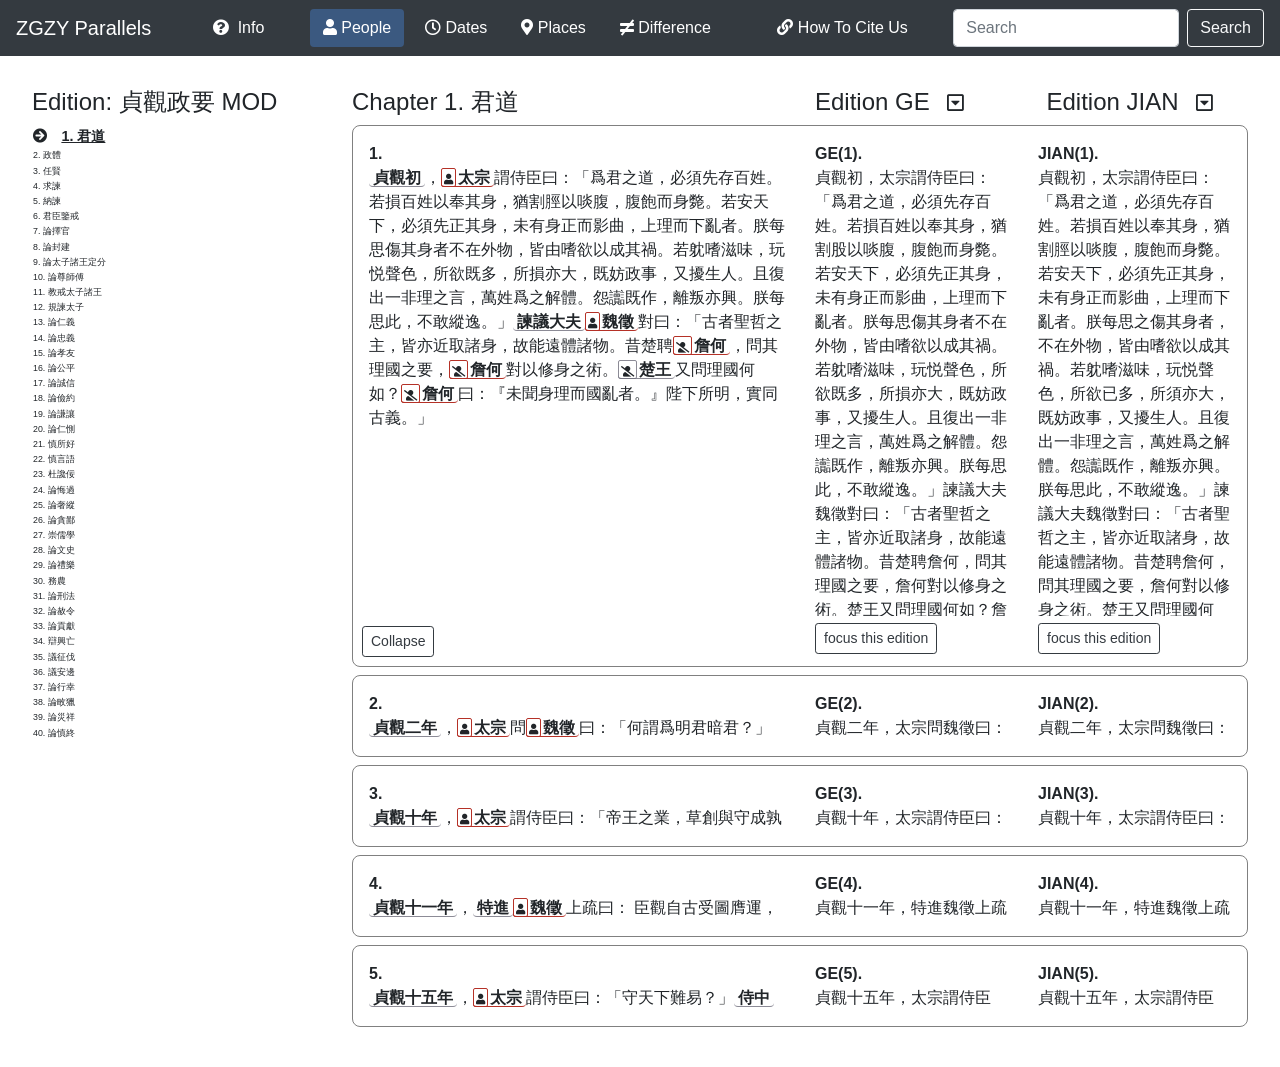
<file: index.html>
<html lang="en">

<head>
    <meta charset="utf-8">
    <title>ZGZY - Fragment Browser</title>
    <meta name="description" content="ZGZY Digital Edition">
    <meta name="author" content="Mees Gelein">
    <meta name="viewport" content="width=device-width, initial-scale=1, shrink-to-fit=no">

    <link rel="stylesheet" href="css/bootstrap.min.css">
    <link rel="stylesheet" href="css/all.min.css">
    <link rel="stylesheet" href="css/style.css?v=1.5">

</head>

<body>
    <!-- TOP BAR -->
    <nav class="navbar navbar-dark bg-dark  justify-content-between">
        <a class="navbar-brand" href="#">ZGZY Parallels</a>
        <a href='http://chinese-empires.eu/zgzy/'><i class="fas fa-question-circle"></i>&nbsp; Info</a>
        <div class='form-inline'>
            <button id='peopleIcon' class='btn btn-icon-toggle mr-sm-2 selected'><i class="fas fa-user"></i>&nbsp;People</button>
            <button id='dateIcon' class='btn btn-icon-toggle mr-sm-2'><i class="far fa-clock"></i>&nbsp;Dates</button>
            <button id='placeIcon' class='btn btn-icon-toggle mr-sm-2'><i class="fas fa-map-marker-alt"></i>&nbsp;Places</button>
            <button id='diffIcon' class='btn btn-icon-toggle mr-sm-2'><i class="fas fa-not-equal"></i>&nbsp;Difference</button>
        </div>
        <span id="citationLink" onclick="showCitationOverlay()"><i class="fas fa-link"></i>&nbsp;How To Cite Us</span>
        <div class='form-inline'>
            <input id='searchField' class="form-control mr-sm-2" type="search" placeholder="Search" aria-label="Search">
            <button class="btn btn-outline-light my-2 my-sm-0" onclick='doSearch();'>Search</button>
        </div>
    </nav>

    <!-- HOLDS ALL THE CONTENT -->
    <div class='container-fluid'>

        <!-- MAIN CONTENT OF THE WINDOW -->
        <div class='row'>
            <!-- INDEX PART -->
            <div class='col-sm-3 mainBlock' id='indexHolder'>
                <h4 id='editionHeader'>Edition</h4>
                <div id="indexList"></div>
            </div>

            <!-- MAIN FRAGMENT PART -->
            <div class='col-sm-9 mainBlock'>
                <div id="searchResults" style="display:none">
                </div>
                <div id="editionBody">
                    <div class='row'>
                        <div class='col-sm-6'>
                            <h4 id='chapterHeader'>Chapter</h4>
                        </div>
                        <div class='col-sm-3'>
                            <h4><span id='relatedEditionA'></span>
                                <span class='editionSelect' onclick='showEditionSelect(event, "A")'>&nbsp;
                                    <i id='editionSelectIconA' class="far fa-caret-square-down"></i>
                                </span>
                            </h4>
                        </div>
                        <div class='col-sm-3'>
                            <h4><span id='relatedEditionB'></span>
                                <span class='editionSelect' onclick='showEditionSelect(event, "B")'>&nbsp;
                                    <i id='editionSelectIconB' class="far fa-caret-square-down"></i>
                                </span>
                            </h4>
                        </div>
                    </div>
                    <div id='chapterBody'>

                    </div>
                </div>
            </div>
        </div>
    </div>

    <div id="citationOverlay" style="display: none">
        <div class='container'>
            <h3>How To Cite Us</h3>
            <p>There are multiple ways to cite this website, its authors and the works we have used.</p>
            <h5>External URL Reference</h5>
            <p>If you want to refer someone to a specific passage on this website, please use the url code below, or copy it from your browsers address bar</p>
            <code id='urlReference'>...</code>
            <br><br>
            <h5>Bibliographic Reference To This Website</h5>
            <p>You might want to reference this website in a paper, essay or other form of scholarly output. In that case, here is how you cite us:</p>
            <cite>Hilde De Weerdt, Gabe van Beijeren, and Mees Gelein. “Reading The Essentials of Governance from Taizong’s Reign Digitally.” https://chinese-empires.eu/zgzy 2020</cite>
            <br><br>
            <button class='btn btn-lg btn-outline-dark' onclick="showCitationOverlay()">Continue</button>
        </div>
    </div>

    <div id="popup" style="display:none">
    </div>

    <div id="editionSelectPopup" style="display:none">
        <h6>Switch to different edition:</h6>
        <div id='editionSelectContent'></div>
    </div>

    <script src="js/jquery-3.4.1.min.js"></script>
    <script src="js/bootstrap.min.js"></script>
    <script src="js/compare.js?v=1.3"></script>
    <script src="js/script.js?v=2.2"></script>
</body c>

</html>
</file>
<file: css/style.css>
/**
HTML overrides
**/

h4 > sub{
    font-weight: lighter;
    padding-top: 2em;
}

/**
Bootstrap class overrides
**/
nav > .form-inline{
    margin: 0;
}

/**
Custom classes
**/
.diff{
    background-color: rgb(255, 125, 125);
}

.searchResult{
    cursor: pointer;
    transition: all 0.5s;
    padding: 0.2em;
    border-radius: 0.2em;
}

.searchResult:hover{
    background-color: lightgray;
}

.indexMarker{
    margin-right: 1em;
}

.indexItem{
    width: 100%;
    cursor: pointer;
    transition: all 0.5s;
    font-size: 55%;
    padding: 1px;
}

.indexItem.selected{
    font-weight: bolder;
    font-size: 90%;
    text-decoration: underline;
}

.indexItem:hover{
    font-size: 110%;
    padding: 0.3em;
    padding-left: 0.8em;
}

.mainBlock{
    padding: 2em;
}

.focusButton{
    margin-bottom: -2.5em;
    margin-top: 0.5em;
}

.btn-icon-toggle{
    background-color: rgba(0, 0, 0 , 0);
    color: white;
    font-weight: normal;
    transition: all 0.5s;
}

.btn-icon-toggle.selected{
    background-color: rgb(59, 89, 128);
}

.btn-icon-toggle:hover{
    background-color: rgb(59, 89, 128, 0.8);
    color: white;
}

.passageCollapse{
    margin-top: 0.5em;
    margin-left: -.5em;
    margin-bottom: -.5em;
}

.passageRow{
    border-radius: 0.5em;
    border: 1px solid gray;
    padding: 1em;
    margin-bottom: 0.5em;
    transition: all 0.5s;
}

.passageRow.blurb{
    cursor: pointer;
}

.passageRow.blurb:hover{
    background-color: rgba(52, 58, 70, 0.1);
}

.passage-id{
    font-weight: bold;
}

.passage, .compared{
    max-height: 50vh;
    overflow-y: scroll;
    margin: 0;
}

.passage.blurb{
    max-height: 1.5em;
    overflow-y: hidden;
}

.markup{
    font-weight: bold;
    cursor: pointer;
    padding-left: 4px;
    padding-right: 4px;
    border-radius: 4px;
    transition: all 0.5s;
    border-bottom: 1px solid rgba(112, 111, 124, 0.8);
}

.context{
    color: black;
    background-color:rgba(112, 111, 124, 0.8)
}

.decorator{
    margin-left: -4px;
    font-size: 95%;
    margin-right: 2px;
    padding-left: 2px;
    padding-right: 2px;
    border-radius: 2px;
    border: 1px solid rgba(112, 111, 124, 0.8);
}

.decorator > i{
    font-size: 70%;
    margin-bottom: 2px; 
}

.markup:hover{
    color: white;
    background-color: darkgray;
}

.fullName{
    border-color: rgb(181, 49, 39);
}

.fullName:hover{
    background-color: rgb(181, 49, 39);
}

.searchHighlight{
    background-color: rgb(252, 181, 116);
    font-weight: bold;
    border-radius: 2px;
}

.navbar > a{
    color :white;
}

.editionSelect{
    font-size: 80%;
    cursor: pointer;
    transition: all 0.5s;
}

.editionSelect:hover{
    font-size: 85%;
    opacity: 0.8;
}

.newRelatedEdition{
    cursor: pointer;
    transition: all 0.5s;
    width: 100%;
    padding-left: 1em;
}

.newRelatedEdition:hover{
    background-color: lightgray;
    padding-left: 2em;
}

/**
ID's
**/

#currentFragment{
    height: 50vh;
    border: 1px solid lightgray;
    padding: 1em;
    margin-bottom: 0.5em;
    overflow-y: scroll;
    overflow-x: hidden;
    border-top-left-radius: 0.5em;
    border-bottom-left-radius: 0.5em;
}

#citationLink{
    color: white;
    cursor: pointer;
    transition: all 0.5s;
}

#citationLink:hover{
    opacity: 0.6;
}

#citationOverlay{
    position: fixed;
    z-index: 1000;
    width: 100%;
    height: 100%;
    top: 0;
    left: 0;
    right: 0;
    bottom: 0;
    background-color: rgba(0, 0, 0, 0.5);
}

#citationOverlay > .container{
    margin-top: 5em;
    padding: 3em;
    padding-left: 5em;
    padding-right: 5em;
    background-color: white;
    border-radius: 0.5em;
}

#popup{
    position: absolute;
    z-index: 100;
    padding: 1em;
    background-color: white;
    box-shadow: 2px 2px 2px rgba(52, 58, 70, 0.2);
    border: 1px solid lightgray;
    border-radius: 0.5em;
    max-width: 20em;
    min-width: 20em;
}

#editionSelectPopup{
    position: absolute;
    z-index: 101;
    padding: 0.5em;
    background-color: white;
    border: 1px solid gray;
    border-radius: 0.5em;
    max-width: 15em;
    min-width: 15em;
}
</file>
